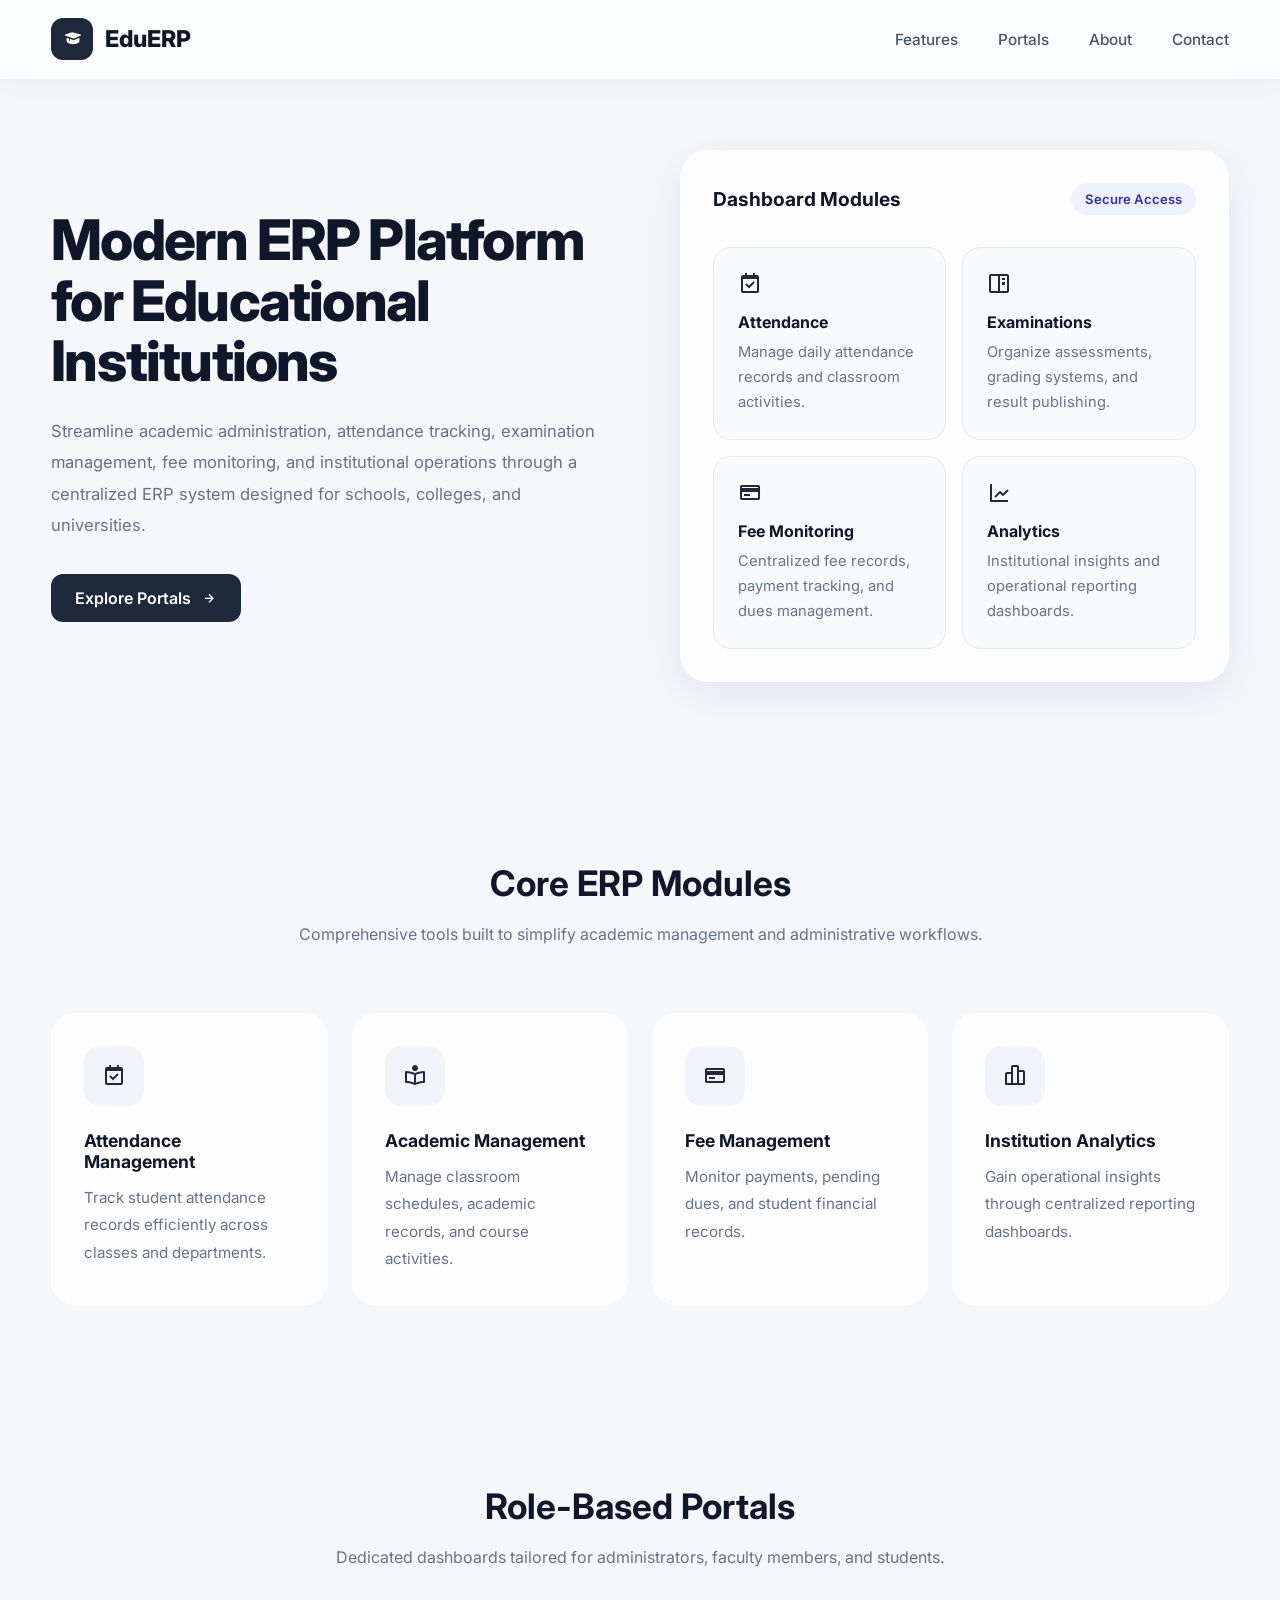
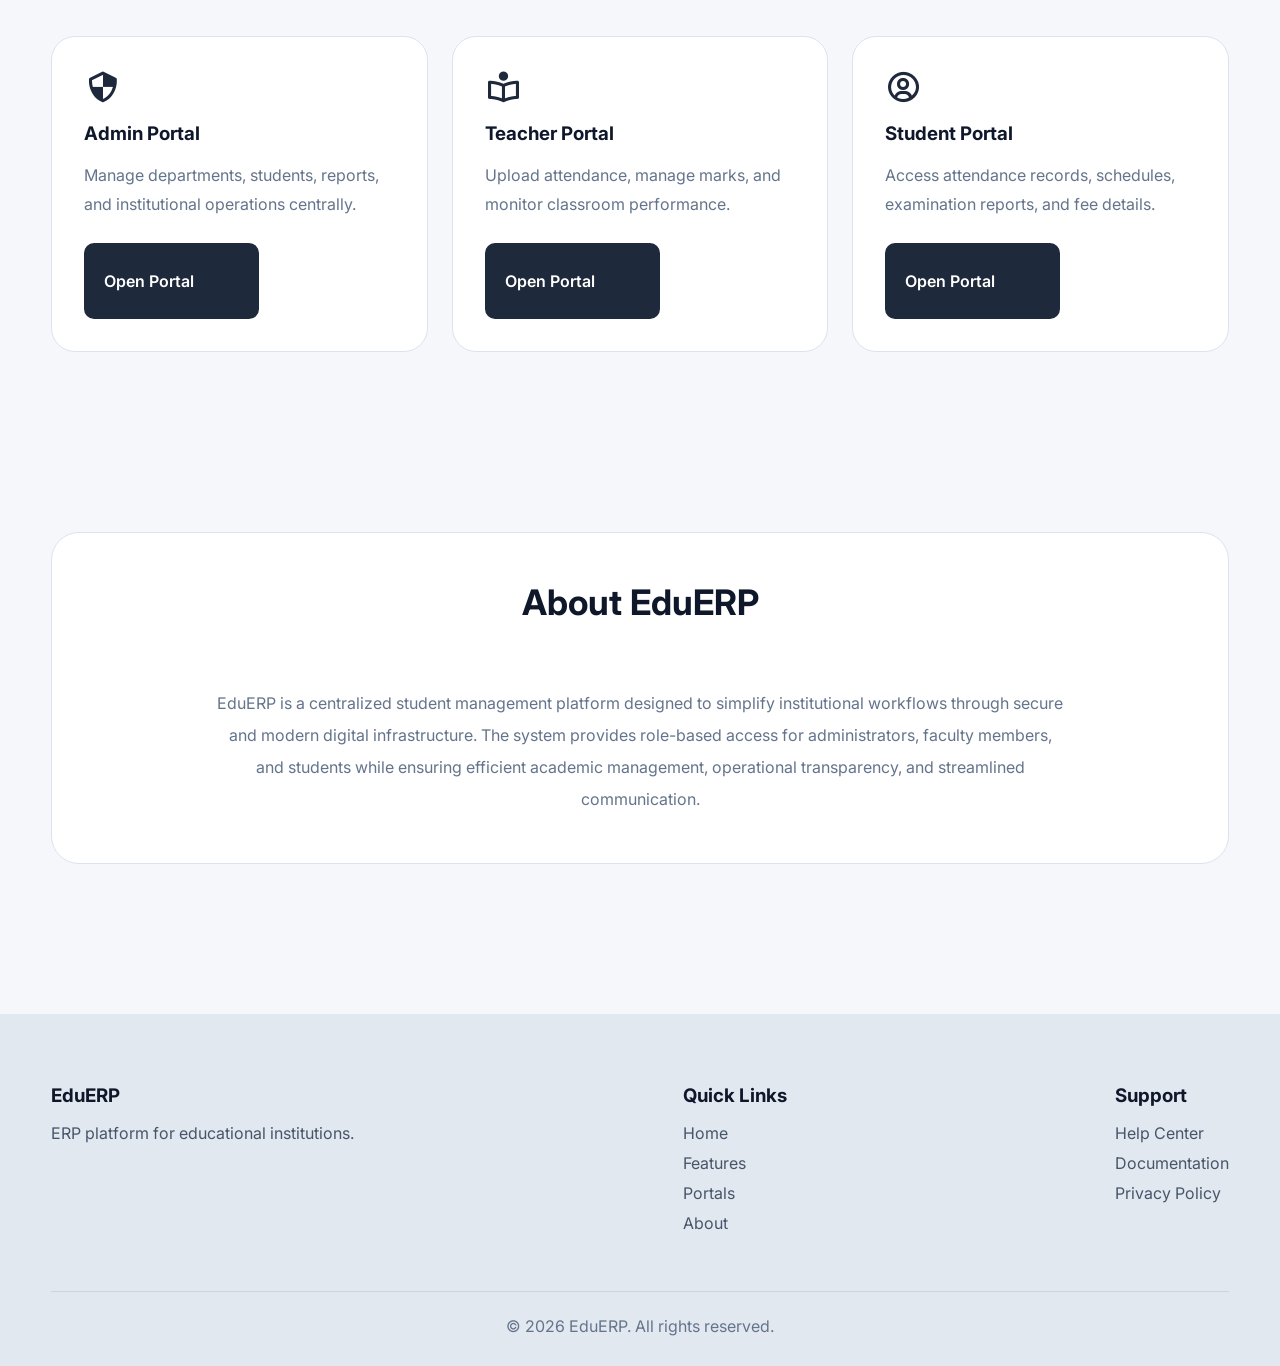
<file: ERP/index.html>
<!DOCTYPE html>
<html lang="en">

<head>

    <meta charset="UTF-8" />
    <meta name="viewport" content="width=device-width, initial-scale=1.0" />

    <title>EduERP - Student Management System</title>

    <!-- Google Font -->
    <link
        href="https://fonts.googleapis.com/css2?family=Inter:wght@300;400;500;600;700;800&display=swap"
        rel="stylesheet">

    <!-- Boxicons -->
    <link
        href="https://unpkg.com/boxicons@2.1.4/css/boxicons.min.css"
        rel="stylesheet">

    <style>

        /* =========================
           RESET
        ========================= */

        *{
            margin:0;
            padding:0;
            box-sizing:border-box;
        }

        html{
            scroll-behavior:smooth;
        }

        body{
            font-family:'Inter',sans-serif;
            background:#f5f7fb;
            color:#0f172a;
            overflow-x:hidden;
        }

        /* =========================
           COLORS
        ========================= */

        :root{

    --bg:#e0e0e0;
    --surface:#adb1b5;
    --card:#eef2f7;

    --navy:#0f172a;
    --slate:#334155;

    --text:#1e293b;
    --muted:#64748b;

    --border:#dbe3ee;

    --primary:#1e293b;
    --primary-hover:#0f172a;
}

        /* =========================
           CONTAINER
        ========================= */

        .container{
            width:92%;
            max-width:1200px;
            margin:auto;
        }

        /* =========================
           NAVBAR
        ========================= */

        .navbar{

            position:fixed;
            top:0;
            width:100%;

            z-index:1000;

            background:rgba(255,255,255,0.72);

            backdrop-filter:blur(16px);
            -webkit-backdrop-filter:blur(16px);

            border-bottom:1px solid rgba(255,255,255,0.35);

            box-shadow:
                0 8px 30px rgba(15,23,42,0.04);
        }

        .nav-wrapper{

            height:78px;

            display:flex;
            align-items:center;
            justify-content:space-between;
        }

        .logo{

            display:flex;
            align-items:center;
            gap:12px;

            text-decoration:none;
        }

        .logo-box{

            width:42px;
            height:42px;

            border-radius:12px;

            background:#1e293b;

            display:flex;
            align-items:center;
            justify-content:center;

            color:white;
            font-size:1.2rem;
        }

        .logo span{

            font-size:1.45rem;
            font-weight:800;

            color:var(--navy);
        }

        .nav-links{

            display:flex;
            align-items:center;
            gap:2.5rem;
        }

        .nav-links a{

            text-decoration:none;

            color:#475569;

            font-size:0.96rem;
            font-weight:500;

            transition:0.3s ease;
        }

        .nav-links a:hover{

            color:#0f172a;
        }

        /* =========================
           HERO
        ========================= */

        .hero{

            padding-top:150px;
            padding-bottom:90px;
        }

        .hero-wrapper{

            display:grid;
            grid-template-columns:1fr 1fr;

            align-items:center;
            gap:5rem;
        }

        .hero-content h1{

            font-size:3.5rem;
            line-height:1.08;

            margin-bottom:1.5rem;

            color:var(--navy);

            letter-spacing:-1.8px;

            font-weight:800;
        }

        .hero-content p{

            color:var(--muted);

            line-height:1.9;

            font-size:1.04rem;

            max-width:560px;

            margin-bottom:2rem;
        }

        .hero-btn{

            display:inline-flex;
            align-items:center;
            gap:10px;

            text-decoration:none;

            background:#1e293b;
            color:white;

            padding:14px 24px;

            border-radius:12px;

            font-weight:600;

            transition:0.3s ease;
        }

        .hero-btn:hover{

            transform:translateY(-3px);

            background:#0f172a;
        }

        /* =========================
           DASHBOARD PREVIEW
        ========================= */

        .preview-card{

            background:rgba(255,255,255,0.78);

            backdrop-filter:blur(16px);

            border:1px solid rgba(255,255,255,0.5);

            border-radius:28px;

            padding:2rem;

            box-shadow:
                0 12px 40px rgba(15,23,42,0.08);
        }

        .preview-header{

            display:flex;
            align-items:center;
            justify-content:space-between;

            margin-bottom:2rem;
        }

        .preview-header h3{

            color:var(--navy);
            font-size:1.2rem;
        }

        .status{

            background:#eef2ff;

            color:#3730a3;

            padding:8px 14px;

            border-radius:999px;

            font-size:0.82rem;
            font-weight:600;
        }

        .preview-grid{

            display:grid;
            grid-template-columns:1fr 1fr;

            gap:1rem;
        }

        .preview-box{

            background:#f8fafc;

            border:1px solid #e2e8f0;

            border-radius:18px;

            padding:1.5rem;
        }

        .preview-box i{

            font-size:1.5rem;

            color:#1e293b;

            margin-bottom:1rem;
        }

        .preview-box h4{

            font-size:1rem;

            margin-bottom:8px;

            color:var(--navy);
        }

        .preview-box p{

            color:var(--muted);

            font-size:0.92rem;

            line-height:1.7;
        }

        /* =========================
           SECTIONS
        ========================= */

        .section{

            padding:90px 0;
        }

        .section-header{

            text-align:center;

            margin-bottom:4rem;
        }

        .section-header h2{

            font-size:2.2rem;

            margin-bottom:1rem;

            color:var(--navy);
        }

        .section-header p{

            max-width:700px;

            margin:auto;

            line-height:1.8;

            color:var(--muted);
        }

        /* =========================
           FEATURES
        ========================= */

        .features-grid{

            display:grid;

            grid-template-columns:
            repeat(auto-fit,minmax(260px,1fr));

            gap:1.5rem;
        }

        .feature-card{

            background:rgba(255,255,255,0.78);

            backdrop-filter:blur(10px);

            border:1px solid rgba(255,255,255,0.5);

            border-radius:24px;

            padding:2rem;

            transition:0.3s ease;
        }

        .feature-card:hover{

            transform:translateY(-6px);

            box-shadow:
                0 10px 30px rgba(15,23,42,0.06);
        }

        .feature-icon{

            width:60px;
            height:60px;

            border-radius:16px;

            background:#f1f5f9;

            display:flex;
            align-items:center;
            justify-content:center;

            margin-bottom:1.5rem;

            font-size:1.5rem;

            color:#1e293b;
        }

        .feature-card h3{

            margin-bottom:12px;

            color:var(--navy);

            font-size:1.1rem;
        }

        .feature-card p{

            color:var(--muted);

            line-height:1.8;

            font-size:0.95rem;
        }

        /* =========================
           PORTALS
        ========================= */

        .portal-grid{

            display:grid;

            grid-template-columns:
            repeat(auto-fit,minmax(280px,1fr));

            gap:1.5rem;
        }

        .portal-card{

            background:white;

            border:1px solid var(--border);

            border-radius:24px;

            padding:2rem;

            transition:0.3s ease;
        }

        .portal-card:hover{

            transform:translateY(-5px);

            box-shadow:
                0 10px 30px rgba(15,23,42,0.06);
        }

        .portal-card i{

            font-size:2.3rem;

            color:#1e293b;

            margin-bottom:1rem;
        }

        .portal-card h3{

            margin-bottom:1rem;

            color:var(--navy);
        }

        .portal-card p{

            color:var(--muted);

            line-height:1.8;

            margin-bottom:1.5rem;
        }

        .portal-btn{

            display:inline-flex;
            align-items:center;
            gap:8px;

            text-decoration:none;

            background:#1e293b;
            color:white;

            padding:12px 20px;

            border-radius:10px;

            font-weight:600;

            transition:0.3s ease;
        }

        .portal-btn:hover{

            background:#0f172a;
        }

        /* =========================
           ABOUT SECTION
        ========================= */

        .about-box{

            background:white;

            border:1px solid var(--border);

            border-radius:28px;

            padding:3rem;

            text-align:center;
        }

        .about-box p{

            max-width:850px;

            margin:auto;

            color:var(--muted);

            line-height:2;
        }

        /* =========================
           FOOTER
        ========================= */

        footer{

            margin-top:60px;

            background:#e2e8f0;

            padding:70px 0 30px;
        }

        .footer-wrapper{

            display:flex;
            justify-content:space-between;
            gap:3rem;

            flex-wrap:wrap;

            margin-bottom:3rem;
        }

        .footer-column h3{

            margin-bottom:1rem;

            color:var(--navy);
        }

        .footer-column p,
        .footer-column a{

            color:#475569;

            text-decoration:none;

            margin-bottom:10px;

            display:block;
        }

        .footer-bottom{

            border-top:1px solid #cbd5e1;

            padding-top:1.5rem;

            text-align:center;

            color:#64748b;
        }

        /* =========================
           RESPONSIVE
        ========================= */

        @media(max-width:992px){

            .hero-wrapper{

                grid-template-columns:1fr;

                gap:3rem;
            }

            .hero-content{

                text-align:center;
            }

            .hero-content p{

                margin-left:auto;
                margin-right:auto;
            }
        }

        @media(max-width:768px){

            .hero{

                padding-top:120px;
                padding-bottom:70px;
            }

            .hero-content h1{

                font-size:2.4rem;
                line-height:1.2;
            }

            .hero-content p{

                font-size:0.97rem;
            }

            .preview-grid{

                grid-template-columns:1fr;
            }

            .section{

                padding:70px 0;
            }

            .section-header h2{

                font-size:1.8rem;
            }

            .nav-links{

                gap:1.2rem;
            }

            .nav-links a{

                font-size:0.85rem;
            }
        }

        @media(max-width:520px){

            .nav-links{
                display:none;
            }

            .hero-content h1{

                font-size:2rem;
            }

            .hero-btn{

                width:100%;
                justify-content:center;
            }

            .preview-card{

                padding:1.5rem;
            }

            .feature-card,
            .portal-card{

                padding:1.5rem;
            }

            .about-box{

                padding:2rem 1.5rem;
            }
        }

    </style>

</head>

<body>

    <!-- NAVBAR -->

    <nav class="navbar">

        <div class="container nav-wrapper">

            <a href="#" class="logo">

                <div class="logo-box">
                    <i class='bx bxs-graduation'></i>
                </div>

                <span>EduERP</span>

            </a>

            <div class="nav-links">

                <a href="#features">Features</a>
                <a href="#portals">Portals</a>
                <a href="#about">About</a>
                <a href="#contact">Contact</a>

            </div>

        </div>

    </nav>

    <!-- HERO -->

    <section class="hero">

        <div class="container hero-wrapper">

            <div class="hero-content">

                <h1>
                    Modern ERP Platform for Educational Institutions
                </h1>

                <p>
                    Streamline academic administration, attendance tracking,
                    examination management, fee monitoring, and institutional
                    operations through a centralized ERP system designed for
                    schools, colleges, and universities.
                </p>

                <a href="#portals" class="hero-btn">

                    Explore Portals

                    <i class='bx bx-right-arrow-alt'></i>

                </a>

            </div>

            <div class="preview-card">

                <div class="preview-header">

                    <h3>Dashboard Modules</h3>

                    <div class="status">
                        Secure Access
                    </div>

                </div>

                <div class="preview-grid">

                    <div class="preview-box">

                        <i class='bx bx-calendar-check'></i>

                        <h4>Attendance</h4>

                        <p>
                            Manage daily attendance records and classroom activities.
                        </p>

                    </div>

                    <div class="preview-box">

                        <i class='bx bx-book-content'></i>

                        <h4>Examinations</h4>

                        <p>
                            Organize assessments, grading systems, and result publishing.
                        </p>

                    </div>

                    <div class="preview-box">

                        <i class='bx bx-credit-card'></i>

                        <h4>Fee Monitoring</h4>

                        <p>
                            Centralized fee records, payment tracking, and dues management.
                        </p>

                    </div>

                    <div class="preview-box">

                        <i class='bx bx-line-chart'></i>

                        <h4>Analytics</h4>

                        <p>
                            Institutional insights and operational reporting dashboards.
                        </p>

                    </div>

                </div>

            </div>

        </div>

    </section>

    <!-- FEATURES -->

    <section class="section" id="features">

        <div class="container">

            <div class="section-header">

                <h2>Core ERP Modules</h2>

                <p>
                    Comprehensive tools built to simplify academic management
                    and administrative workflows.
                </p>

            </div>

            <div class="features-grid">

                <div class="feature-card">

                    <div class="feature-icon">
                        <i class='bx bx-calendar-check'></i>
                    </div>

                    <h3>Attendance Management</h3>

                    <p>
                        Track student attendance records efficiently across classes and departments.
                    </p>

                </div>

                <div class="feature-card">

                    <div class="feature-icon">
                        <i class='bx bx-book-reader'></i>
                    </div>

                    <h3>Academic Management</h3>

                    <p>
                        Manage classroom schedules, academic records, and course activities.
                    </p>

                </div>

                <div class="feature-card">

                    <div class="feature-icon">
                        <i class='bx bx-credit-card'></i>
                    </div>

                    <h3>Fee Management</h3>

                    <p>
                        Monitor payments, pending dues, and student financial records.
                    </p>

                </div>

                <div class="feature-card">

                    <div class="feature-icon">
                        <i class='bx bx-bar-chart-alt-2'></i>
                    </div>

                    <h3>Institution Analytics</h3>

                    <p>
                        Gain operational insights through centralized reporting dashboards.
                    </p>

                </div>

            </div>

        </div>

    </section>

    <!-- PORTALS -->

    <section class="section" id="portals">

        <div class="container">

            <div class="section-header">

                <h2>Role-Based Portals</h2>

                <p>
                    Dedicated dashboards tailored for administrators,
                    faculty members, and students.
                </p>

            </div>

            <div class="portal-grid">

                <div class="portal-card">

                    <i class='bx bx-shield-quarter'></i>

                    <h3>Admin Portal</h3>

                    <p>
                        Manage departments, students, reports,
                        and institutional operations centrally.
                    </p>

                    <a href="admin.html" class="portal-btn">

                        Open Portal

                        <i class='bx bx-right-arrow-alt'></i>

                    </a>

                </div>

                <div class="portal-card">

                    <i class='bx bx-book-reader'></i>

                    <h3>Teacher Portal</h3>

                    <p>
                        Upload attendance, manage marks,
                        and monitor classroom performance.
                    </p>

                    <a href="teacher.html" class="portal-btn">

                        Open Portal

                        <i class='bx bx-right-arrow-alt'></i>

                    </a>

                </div>

                <div class="portal-card">

                    <i class='bx bx-user-circle'></i>

                    <h3>Student Portal</h3>

                    <p>
                        Access attendance records, schedules,
                        examination reports, and fee details.
                    </p>

                    <a href="student.html" class="portal-btn">

                        Open Portal

                        <i class='bx bx-right-arrow-alt'></i>

                    </a>

                </div>

            </div>

        </div>

    </section>

    <!-- ABOUT -->

    <section class="section" id="about">

        <div class="container">

            <div class="about-box">

                <div class="section-header">

                    <h2>About EduERP</h2>

                </div>

                <p>
                    EduERP is a centralized student management platform designed
                    to simplify institutional workflows through secure and modern
                    digital infrastructure. The system provides role-based access
                    for administrators, faculty members, and students while ensuring
                    efficient academic management, operational transparency,
                    and streamlined communication.
                </p>

            </div>

        </div>

    </section>

    <!-- FOOTER -->

    <footer id="contact">

        <div class="container">

            <div class="footer-wrapper">

                <div class="footer-column">

                    <h3>EduERP</h3>

                    <p>
                        ERP platform for educational institutions.
                    </p>

                </div>

                <div class="footer-column">

                    <h3>Quick Links</h3>

                    <a href="#">Home</a>
                    <a href="#features">Features</a>
                    <a href="#portals">Portals</a>
                    <a href="#about">About</a>

                </div>

                <div class="footer-column">

                    <h3>Support</h3>

                    <a href="#">Help Center</a>
                    <a href="#">Documentation</a>
                    <a href="#">Privacy Policy</a>

                </div>

            </div>

            <div class="footer-bottom">

                © 2026 EduERP. All rights reserved.

            </div>

        </div>

    </footer>

</body>

</html>
</file>
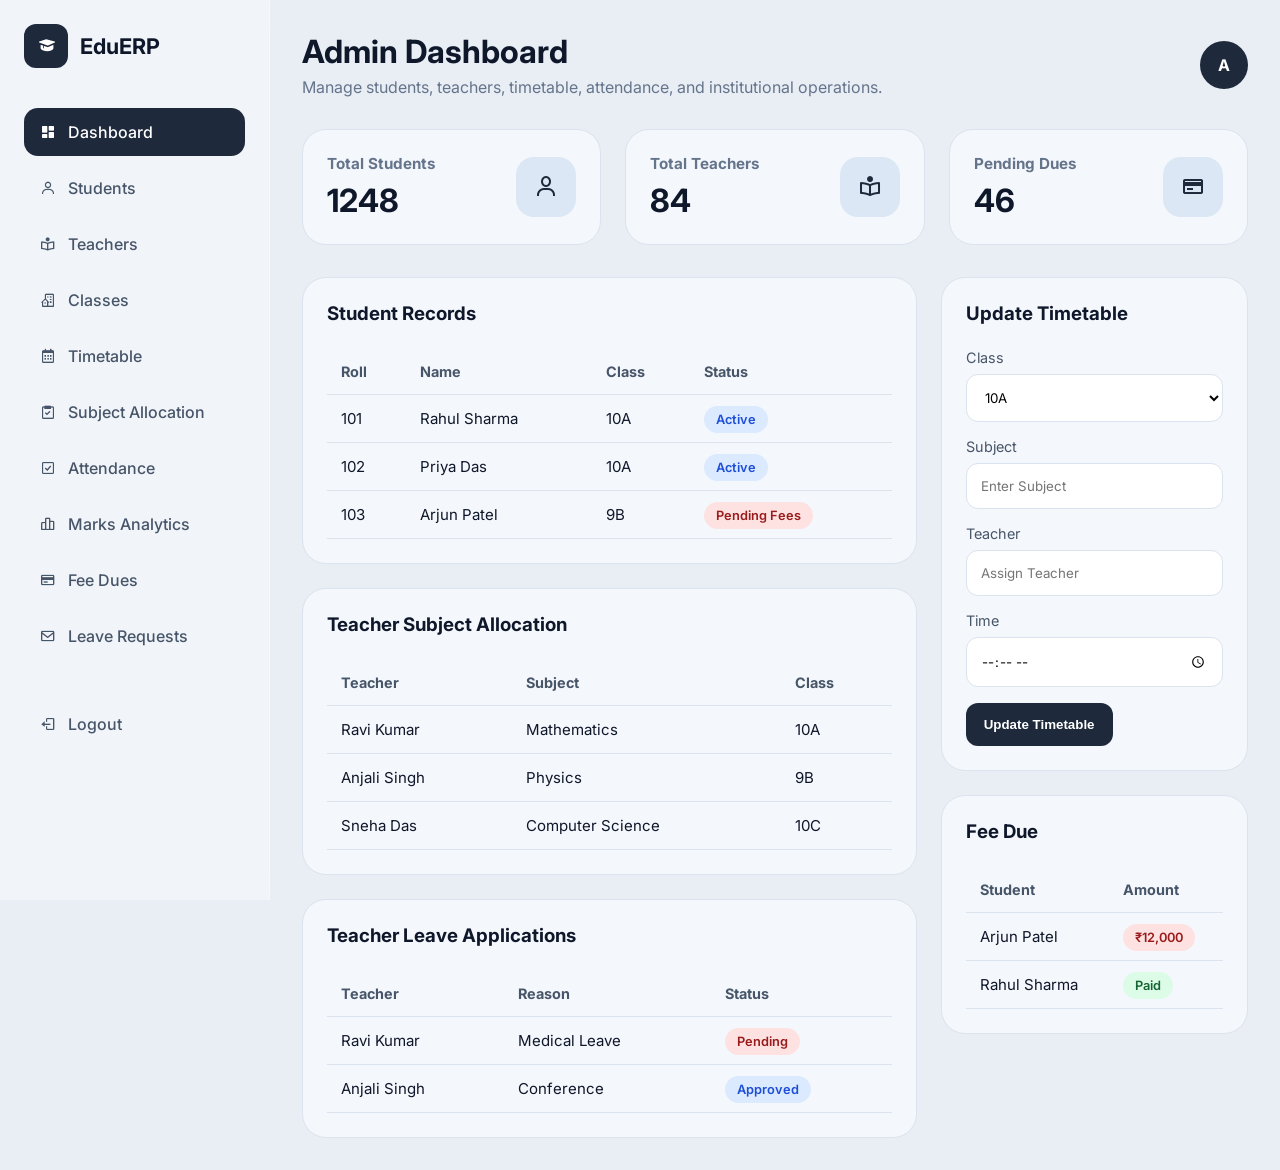
<file: ERP/admin.html>
<!DOCTYPE html>
<html lang="en">

<head>

    <meta charset="UTF-8" />
    <meta name="viewport" content="width=device-width, initial-scale=1.0" />

    <title>EduERP Admin Portal</title>

    <!-- Google Font -->
    <link href="https://fonts.googleapis.com/css2?family=Inter:wght@300;400;500;600;700;800&display=swap"
        rel="stylesheet">

    <!-- Boxicons -->
    <link href="https://unpkg.com/boxicons@2.1.4/css/boxicons.min.css"
        rel="stylesheet">

    <style>

        *{
            margin:0;
            padding:0;
            box-sizing:border-box;
        }

        html{
            scroll-behavior:smooth;
        }

        body{
            font-family:'Inter',sans-serif;
            background:#e9eef5;
            color:#0f172a;
            overflow-x:hidden;
        }

        :root{

            --bg:#e9eef5;
            --surface:#f4f7fb;
            --card:#eef2f7;

            --navy:#0f172a;
            --slate:#334155;

            --text:#1e293b;
            --muted:#64748b;

            --border:#dbe3ee;

            --primary:#1e293b;
            --primary-hover:#0f172a;
        }

        .dashboard-layout{
            display:flex;
            min-height:100vh;
        }

        /* =========================
           SIDEBAR
        ========================= */

        .sidebar{

            width:270px;
            min-width:270px;

            background:rgba(244,247,251,0.72);

            backdrop-filter:blur(18px);
            -webkit-backdrop-filter:blur(18px);

            border-right:1px solid rgba(255,255,255,0.4);

            padding:1.5rem;

            position:fixed;

            top:0;
            left:0;

            height:100vh;

            overflow-y:auto;
        }

        .logo{

            display:flex;
            align-items:center;
            gap:12px;

            margin-bottom:2.5rem;
        }

        .logo-box{

            width:44px;
            height:44px;

            border-radius:12px;

            background:#1e293b;

            display:flex;
            align-items:center;
            justify-content:center;

            color:white;

            font-size:1.2rem;
        }

        .logo h2{

            font-size:1.35rem;
            color:var(--navy);
        }

        .sidebar-nav{

            list-style:none;

            display:flex;
            flex-direction:column;

            gap:0.5rem;
        }

        .sidebar-nav a{

            display:flex;
            align-items:center;
            gap:12px;

            text-decoration:none;

            color:#475569;

            padding:14px 16px;

            border-radius:14px;

            transition:0.3s ease;

            font-weight:500;
        }

        .sidebar-nav a:hover{

            background:#dfe7f1;

            color:var(--navy);
        }

        .sidebar-nav a.active{

            background:#1e293b;

            color:white;
        }

        .logout{

            margin-top:2rem;
        }

        /* =========================
           MAIN CONTENT
        ========================= */

        .main-content{

            margin-left:270px;

            width:calc(100% - 270px);

            padding:2rem;
        }

        /* =========================
           TOPBAR
        ========================= */

        .topbar{

            display:flex;
            justify-content:space-between;
            align-items:center;

            margin-bottom:2rem;
        }

        .topbar h1{

            font-size:2rem;

            margin-bottom:6px;
        }

        .topbar p{

            color:var(--muted);
        }

        .admin-profile{

            width:48px;
            height:48px;

            border-radius:50%;

            background:#1e293b;

            color:white;

            display:flex;
            align-items:center;
            justify-content:center;

            font-weight:700;
        }

        /* =========================
           STATS
        ========================= */

        .stats-grid{

            display:grid;

            grid-template-columns:
            repeat(auto-fit,minmax(250px,1fr));

            gap:1.5rem;

            margin-bottom:2rem;
        }

        .stat-card{

            background:#f4f7fb;

            border:1px solid var(--border);

            border-radius:24px;

            padding:1.5rem;

            display:flex;
            justify-content:space-between;
            align-items:center;
        }

        .stat-card h3{

            font-size:0.95rem;

            color:var(--muted);

            margin-bottom:8px;
        }

        .stat-card p{

            font-size:2rem;

            font-weight:700;

            color:var(--navy);
        }

        .stat-icon{

            width:60px;
            height:60px;

            border-radius:18px;

            background:#dbe7f5;

            display:flex;
            align-items:center;
            justify-content:center;

            font-size:1.5rem;

            color:#1e293b;
        }

        /* =========================
           GRID LAYOUT
        ========================= */

        .content-grid{

            display:grid;

            grid-template-columns:2fr 1fr;

            gap:1.5rem;
        }

        .card{

            background:#f4f7fb;

            border:1px solid var(--border);

            border-radius:24px;

            padding:1.5rem;
        }

        .card h3{

            margin-bottom:1.5rem;

            color:var(--navy);
        }

        /* =========================
           TABLE
        ========================= */

        table{

            width:100%;

            border-collapse:collapse;
        }

        th{

            text-align:left;

            padding:14px;

            color:#475569;

            font-size:0.9rem;

            border-bottom:1px solid var(--border);
        }

        td{

            padding:14px;

            border-bottom:1px solid var(--border);

            font-size:0.94rem;
        }

        .status{

            padding:6px 12px;

            border-radius:999px;

            font-size:0.8rem;

            font-weight:600;
        }

        .paid{
            background:#dcfce7;
            color:#166534;
        }

        .pending{
            background:#fee2e2;
            color:#991b1b;
        }

        .approved{
            background:#dbeafe;
            color:#1d4ed8;
        }

        /* =========================
           FORM
        ========================= */

        .form-group{

            margin-bottom:1rem;
        }

        .form-group label{

            display:block;

            margin-bottom:8px;

            font-size:0.9rem;

            color:#475569;
        }

        .form-input{

            width:100%;

            padding:14px;

            border-radius:12px;

            border:1px solid var(--border);

            background:white;

            outline:none;

            font-family:'Inter',sans-serif;
        }

        .form-input:focus{

            border-color:#94a3b8;
        }

        .btn{

            border:none;

            background:#1e293b;

            color:white;

            padding:14px 18px;

            border-radius:12px;

            cursor:pointer;

            font-weight:600;

            transition:0.3s ease;
        }

        .btn:hover{

            background:#0f172a;
        }

        /* =========================
           RESPONSIVE
        ========================= */

        @media(max-width:1100px){

            .content-grid{

                grid-template-columns:1fr;
            }
        }

        @media(max-width:900px){

            .sidebar{

                position:relative;

                width:100%;
                height:auto;
            }

            .main-content{

                margin-left:0;
                width:100%;
            }

            .dashboard-layout{

                flex-direction:column;
            }
        }

        @media(max-width:768px){

            .topbar{

                flex-direction:column;
                align-items:flex-start;

                gap:1rem;
            }

            .stats-grid{

                grid-template-columns:1fr;
            }

            table{

                display:block;
                overflow-x:auto;
            }
        }

    </style>

</head>

<body>

    <div class="dashboard-layout">

        <!-- =========================
             SIDEBAR
        ========================= -->

        <aside class="sidebar">

            <div class="logo">

                <div class="logo-box">
                    <i class='bx bxs-graduation'></i>
                </div>

                <h2>EduERP</h2>

            </div>

            <ul class="sidebar-nav">

                <li>
                    <a href="#" class="active">
                        <i class='bx bxs-dashboard'></i>
                        Dashboard
                    </a>
                </li>

                <li>
                    <a href="#">
                        <i class='bx bx-user'></i>
                        Students
                    </a>
                </li>

                <li>
                    <a href="#">
                        <i class='bx bx-book-reader'></i>
                        Teachers
                    </a>
                </li>

                <li>
                    <a href="#">
                        <i class='bx bx-building-house'></i>
                        Classes
                    </a>
                </li>

                <li>
                    <a href="#">
                        <i class='bx bx-calendar'></i>
                        Timetable
                    </a>
                </li>

                <li>
                    <a href="#">
                        <i class='bx bx-task'></i>
                        Subject Allocation
                    </a>
                </li>

                <li>
                    <a href="#">
                        <i class='bx bx-check-square'></i>
                        Attendance
                    </a>
                </li>

                <li>
                    <a href="#">
                        <i class='bx bx-bar-chart-alt-2'></i>
                        Marks Analytics
                    </a>
                </li>

                <li>
                    <a href="#">
                        <i class='bx bx-credit-card'></i>
                        Fee Dues
                    </a>
                </li>

                <li>
                    <a href="#">
                        <i class='bx bx-envelope'></i>
                        Leave Requests
                    </a>
                </li>

                <li class="logout">
                    <a href="#">
                        <i class='bx bx-log-out'></i>
                        Logout
                    </a>
                </li>

            </ul>

        </aside>

        <!-- =========================
             MAIN CONTENT
        ========================= -->

        <main class="main-content">

            <!-- TOPBAR -->

            <div class="topbar">

                <div>

                    <h1>Admin Dashboard</h1>

                    <p>
                        Manage students, teachers, timetable,
                        attendance, and institutional operations.
                    </p>

                </div>

                <div class="admin-profile">
                    A
                </div>

            </div>

            <!-- STATS -->

            <div class="stats-grid">

                <div class="stat-card">

                    <div>

                        <h3>Total Students</h3>

                        <p>1248</p>

                    </div>

                    <div class="stat-icon">
                        <i class='bx bx-user'></i>
                    </div>

                </div>

                <div class="stat-card">

                    <div>

                        <h3>Total Teachers</h3>

                        <p>84</p>

                    </div>

                    <div class="stat-icon">
                        <i class='bx bx-book-reader'></i>
                    </div>

                </div>

                <div class="stat-card">

                    <div>

                        <h3>Pending Dues</h3>

                        <p>46</p>

                    </div>

                    <div class="stat-icon">
                        <i class='bx bx-credit-card'></i>
                    </div>

                </div>

            </div>

            <!-- CONTENT GRID -->

            <div class="content-grid">

                <!-- LEFT -->

                <div>

                    <!-- STUDENTS -->

                    <div class="card" style="margin-bottom:1.5rem;">

                        <h3>Student Records</h3>

                        <table>

                            <thead>

                                <tr>

                                    <th>Roll</th>
                                    <th>Name</th>
                                    <th>Class</th>
                                    <th>Status</th>

                                </tr>

                            </thead>

                            <tbody>

                                <tr>

                                    <td>101</td>
                                    <td>Rahul Sharma</td>
                                    <td>10A</td>

                                    <td>
                                        <span class="status approved">
                                            Active
                                        </span>
                                    </td>

                                </tr>

                                <tr>

                                    <td>102</td>
                                    <td>Priya Das</td>
                                    <td>10A</td>

                                    <td>
                                        <span class="status approved">
                                            Active
                                        </span>
                                    </td>

                                </tr>

                                <tr>

                                    <td>103</td>
                                    <td>Arjun Patel</td>
                                    <td>9B</td>

                                    <td>
                                        <span class="status pending">
                                            Pending Fees
                                        </span>
                                    </td>

                                </tr>

                            </tbody>

                        </table>

                    </div>

                    <!-- TEACHER ASSIGNMENTS -->

                    <div class="card" style="margin-bottom:1.5rem;">

                        <h3>Teacher Subject Allocation</h3>

                        <table>

                            <thead>

                                <tr>

                                    <th>Teacher</th>
                                    <th>Subject</th>
                                    <th>Class</th>

                                </tr>

                            </thead>

                            <tbody>

                                <tr>

                                    <td>Ravi Kumar</td>
                                    <td>Mathematics</td>
                                    <td>10A</td>

                                </tr>

                                <tr>

                                    <td>Anjali Singh</td>
                                    <td>Physics</td>
                                    <td>9B</td>

                                </tr>

                                <tr>

                                    <td>Sneha Das</td>
                                    <td>Computer Science</td>
                                    <td>10C</td>

                                </tr>

                            </tbody>

                        </table>

                    </div>

                    <!-- LEAVE APPLICATIONS -->

                    <div class="card">

                        <h3>Teacher Leave Applications</h3>

                        <table>

                            <thead>

                                <tr>

                                    <th>Teacher</th>
                                    <th>Reason</th>
                                    <th>Status</th>

                                </tr>

                            </thead>

                            <tbody>

                                <tr>

                                    <td>Ravi Kumar</td>
                                    <td>Medical Leave</td>

                                    <td>
                                        <span class="status pending">
                                            Pending
                                        </span>
                                    </td>

                                </tr>

                                <tr>

                                    <td>Anjali Singh</td>
                                    <td>Conference</td>

                                    <td>
                                        <span class="status approved">
                                            Approved
                                        </span>
                                    </td>

                                </tr>

                            </tbody>

                        </table>

                    </div>

                </div>

                <!-- RIGHT -->

                <div>

                    <!-- TIMETABLE -->

                    <div class="card" style="margin-bottom:1.5rem;">

                        <h3>Update Timetable</h3>

                        <form>

                            <div class="form-group">

                                <label>Class</label>

                                <select class="form-input">

                                    <option>10A</option>
                                    <option>10B</option>
                                    <option>9C</option>

                                </select>

                            </div>

                            <div class="form-group">

                                <label>Subject</label>

                                <input
                                    type="text"
                                    class="form-input"
                                    placeholder="Enter Subject"
                                >

                            </div>

                            <div class="form-group">

                                <label>Teacher</label>

                                <input
                                    type="text"
                                    class="form-input"
                                    placeholder="Assign Teacher"
                                >

                            </div>

                            <div class="form-group">

                                <label>Time</label>

                                <input
                                    type="time"
                                    class="form-input"
                                >

                            </div>

                            <button class="btn">
                                Update Timetable
                            </button>

                        </form>

                    </div>

                    <!-- DUES -->

                    <div class="card">

                        <h3>Fee Due</h3>

                        <table>

                            <thead>

                                <tr>

                                    <th>Student</th>
                                    <th>Amount</th>

                                </tr>

                            </thead>

                            <tbody>

                                <tr>

                                    <td>Arjun Patel</td>

                                    <td>
                                        <span class="status pending">
                                            ₹12,000
                                        </span>
                                    </td>

                                </tr>

                                <tr>

                                    <td>Rahul Sharma</td>

                                    <td>
                                        <span class="status paid">
                                            Paid
                                        </span>
                                    </td>

                                </tr>

                            </tbody>

                        </table>

                    </div>

                </div>

            </div>

        </main>

    </div>

</body>

</html>
</file>
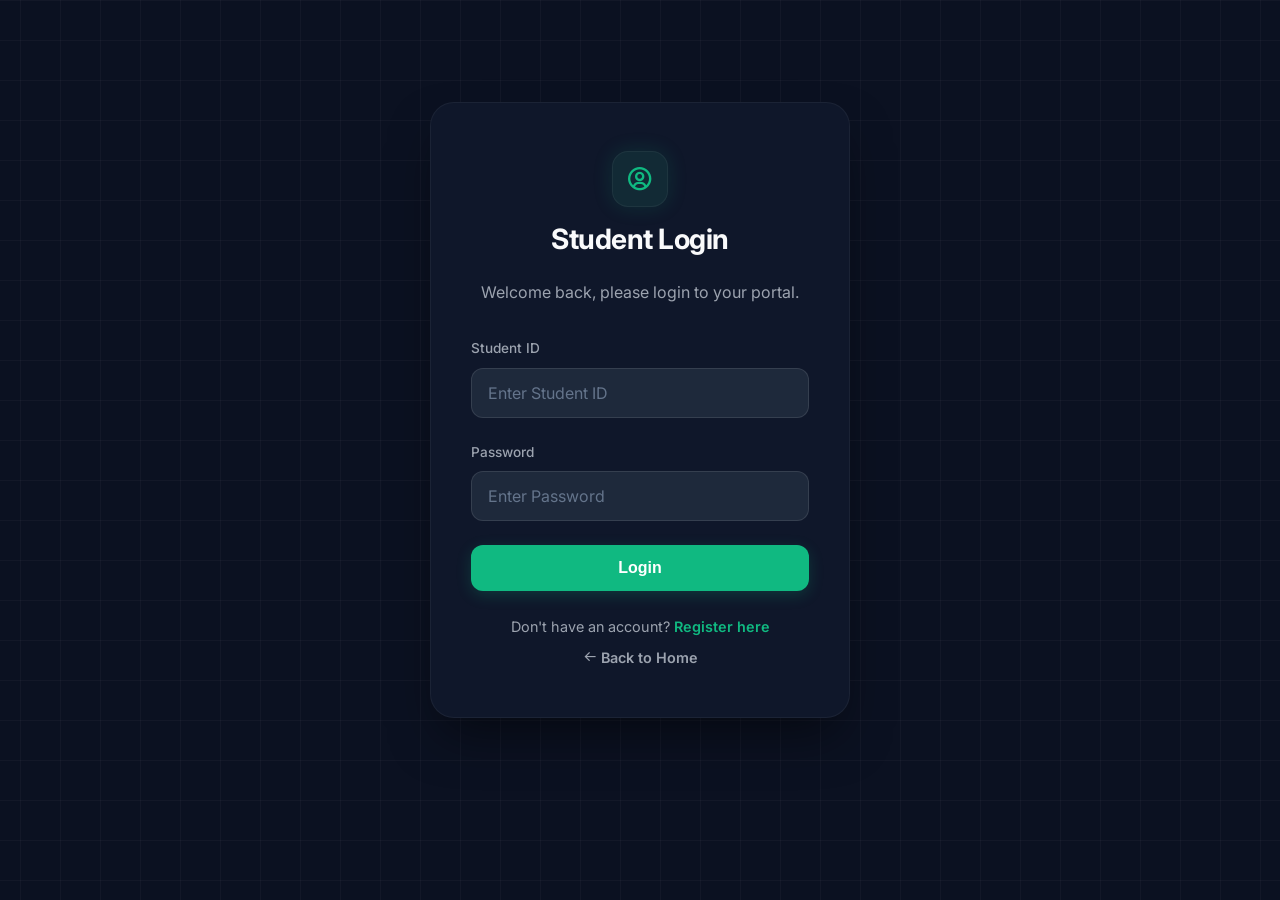
<file: ERP/student.html>
<!DOCTYPE html>
<html lang="en">
<head>
    <meta charset="UTF-8">
    <meta name="viewport" content="width=device-width, initial-scale=1.0">
    <title>Student Portal - ERP System</title>
    <link href="https://unpkg.com/boxicons@2.1.4/css/boxicons.min.css" rel="stylesheet">
    <link rel="stylesheet" href="css/style.css">
</head>
<body>

    <!-- Auth View -->
    <div id="authView" class="auth-wrapper">
        <!-- Login Form -->
        <div id="loginSection" class="glass auth-card animate-fade-in">
            <div style="text-align: center; margin-bottom: 2rem;">
                <div class="stat-icon success" style="margin: 0 auto 1rem; background: rgba(52, 211, 153, 0.1); color: var(--success);">
                    <i class='bx bx-user-circle'></i>
                </div>
                <h2>Student Login</h2>
                <p>Welcome back, please login to your portal.</p>
            </div>

            <div id="loginAlert" class="alert"></div>

            <form id="studentLoginForm">
                <div class="form-group">
                    <label class="form-label">Student ID</label>
                    <input type="text" id="loginId" class="form-input" required placeholder="Enter Student ID">
                </div>
                <div class="form-group">
                    <label class="form-label">Password</label>
                    <input type="password" id="loginPassword" class="form-input" required placeholder="Enter Password">
                </div>
                <button type="submit" class="btn btn-primary" style="width: 100%;">Login</button>
            </form>

            <div class="auth-toggle">
                Don't have an account? <a id="showRegister">Register here</a>
            </div>
            <div class="auth-toggle" style="margin-top: 0.5rem;">
                <a href="index.html" style="color: var(--text-secondary);"><i class='bx bx-arrow-back'></i> Back to Home</a>
            </div>
        </div>

        <!-- Register Form -->
        <div id="registerSection" class="glass auth-card animate-fade-in hidden">
            <div style="text-align: center; margin-bottom: 2rem;">
                <h2>Student Registration</h2>
                <p>Create your new student profile.</p>
            </div>

            <div id="registerAlert" class="alert"></div>

            <form id="studentRegisterForm">
                <div class="form-group">
                    <label class="form-label">Full Name</label>
                    <input type="text" id="regName" class="form-input" required placeholder="Full Name">
                </div>
                <div class="form-group">
                    <label class="form-label">Student ID</label>
                    <input type="text" id="regId" class="form-input" required placeholder="Choose Student ID (e.g. S101)">
                </div>
                <div class="form-group">
                    <label class="form-label">Password</label>
                    <input type="password" id="regPassword" class="form-input" required placeholder="Create Password">
                </div>
                <div class="form-group">
                    <label class="form-label">Confirm Password</label>
                    <input type="password" id="regConfirmPassword" class="form-input" required placeholder="Confirm Password">
                </div>
                <button type="submit" class="btn btn-primary" style="width: 100%;">Register</button>
            </form>

            <div class="auth-toggle">
                Already registered? <a id="showLogin">Login here</a>
            </div>
        </div>
    </div>

    <!-- Dashboard View -->
    <div id="dashboardView" class="dashboard-layout hidden">
        <!-- Sidebar -->
        <aside class="sidebar">
            <div class="sidebar-logo text-gradient">
                <h2>Student Panel</h2>
            </div>
            <ul class="sidebar-nav">
                <li><a href="#" class="active"><i class='bx bxs-dashboard'></i> Dashboard</a></li>
                <li><a href="#"><i class='bx bx-calendar-check'></i> Attendance</a></li>
                <li><a href="#"><i class='bx bx-bar-chart-alt-2'></i> Grades</a></li>
                <li><a href="#"><i class='bx bx-calendar'></i> Timetable</a></li>
                <li style="margin-top: auto;"><a href="#" id="logoutBtn" style="color: var(--danger);"><i class='bx bx-log-out'></i> Logout</a></li>
            </ul>
        </aside>

        <!-- Main Content -->
        <main class="dashboard-content">
            <header style="margin-bottom: 2rem; display: flex; justify-content: space-between; align-items: center;">
                <div>
                    <h1 id="welcomeName">Welcome, Student</h1>
                    <p>Here is your academic overview.</p>
                </div>
                <div style="display: flex; align-items: center; gap: 1rem;">
                    <div style="width: 40px; height: 40px; background: rgba(255,255,255,0.05); border-radius: 50%; display: flex; align-items: center; justify-content: center; box-shadow: var(--shadow-sm); border: 1px solid var(--border-color);">
                        <i class='bx bx-bell' style="font-size: 1.25rem;"></i>
                    </div>
                    <div style="width: 40px; height: 40px; background: var(--success); color: var(--bg-color); border-radius: 50%; display: flex; align-items: center; justify-content: center; font-weight: bold; box-shadow: 0 0 20px rgba(52, 211, 153, 0.2);" id="profileAvatar">
                        S
                    </div>
                </div>
            </header>

            <!-- Stat Cards -->
            <div class="stat-cards">
                <div class="glass stat-card">
                    <div class="stat-icon primary"><i class='bx bx-bar-chart'></i></div>
                    <div class="stat-info">
                        <h3>CGPA</h3>
                        <p>8.5</p>
                    </div>
                </div>
                <div class="glass stat-card">
                    <div class="stat-icon success"><i class='bx bx-check-circle'></i></div>
                    <div class="stat-info">
                        <h3>Attendance</h3>
                        <p>92%</p>
                    </div>
                </div>
                <div class="glass stat-card">
                    <div class="stat-icon secondary"><i class='bx bx-book'></i></div>
                    <div class="stat-info">
                        <h3>Assignments Due</h3>
                        <p>2</p>
                    </div>
                </div>
            </div>

            <div style="display: grid; grid-template-columns: 2fr 1fr; gap: 2rem;">
                <!-- Left Column -->
                <div>
                    <!-- Timetable -->
                    <div class="glass" style="padding: 1.5rem; margin-bottom: 2rem;">
                        <h3 style="margin-bottom: 1.5rem;">Today's Timetable</h3>
                        <div class="table-container">
                            <table>
                                <thead>
                                    <tr>
                                        <th>Time</th>
                                        <th>Subject</th>
                                        <th>Teacher</th>
                                        <th>Room</th>
                                    </tr>
                                </thead>
                                <tbody>
                                    <tr>
                                        <td>09:00 AM</td>
                                        <td>Mathematics</td>
                                        <td>Mr. Sharma</td>
                                        <td>Room 101</td>
                                    </tr>
                                    <tr>
                                        <td>10:30 AM</td>
                                        <td>Physics</td>
                                        <td>Mrs. Gupta</td>
                                        <td>Lab 2</td>
                                    </tr>
                                    <tr>
                                        <td>12:00 PM</td>
                                        <td>Computer Sci</td>
                                        <td>Mr. Verma</td>
                                        <td>Lab 1</td>
                                    </tr>
                                </tbody>
                            </table>
                        </div>
                    </div>

                    <!-- Recent Marks -->
                    <div class="glass" style="padding: 1.5rem;">
                        <h3 style="margin-bottom: 1.5rem;">Recent Grades</h3>
                        <div style="display: flex; flex-direction: column; gap: 1rem;">
                            <div style="display: flex; justify-content: space-between; align-items: center; padding-bottom: 1rem; border-bottom: 1px solid var(--border-color);">
                                <div style="display: flex; align-items: center; gap: 1rem;">
                                    <div style="width: 40px; height: 40px; background: rgba(129, 140, 248, 0.1); color: var(--primary-color); border-radius: 8px; display: flex; align-items: center; justify-content: center;"><i class='bx bx-math'></i></div>
                                    <div>
                                        <h4 style="font-size: 1rem;">Mathematics Mid-Term</h4>
                                        <p style="font-size: 0.875rem; color: var(--text-secondary);">Score: 85/100</p>
                                    </div>
                                </div>
                                <span style="background: rgba(52, 211, 153, 0.1); color: var(--success); padding: 0.25rem 0.75rem; border-radius: 999px; font-size: 0.75rem; font-weight: 600;">A Grade</span>
                            </div>
                            <div style="display: flex; justify-content: space-between; align-items: center;">
                                <div style="display: flex; align-items: center; gap: 1rem;">
                                    <div style="width: 40px; height: 40px; background: rgba(248, 113, 113, 0.1); color: var(--danger); border-radius: 8px; display: flex; align-items: center; justify-content: center;"><i class='bx bx-atom'></i></div>
                                    <div>
                                        <h4 style="font-size: 1rem;">Physics Practical</h4>
                                        <p style="font-size: 0.875rem; color: var(--text-secondary);">Score: 78/100</p>
                                    </div>
                                </div>
                                <span style="background: rgba(251, 191, 36, 0.1); color: var(--warning); padding: 0.25rem 0.75rem; border-radius: 999px; font-size: 0.75rem; font-weight: 600;">B+ Grade</span>
                            </div>
                        </div>
                    </div>
                </div>

                <!-- Right Column: Profile -->
                <div>
                    <!-- Profile Summary -->
                    <div class="glass" style="padding: 1.5rem; text-align: center;">
                        <div style="width: 80px; height: 80px; background: var(--success); color: var(--bg-color); border-radius: 50%; display: flex; align-items: center; justify-content: center; font-size: 2rem; font-weight: bold; margin: 0 auto 1rem; box-shadow: 0 0 30px rgba(52, 211, 153, 0.2);">
                            <span id="profileInitial">S</span>
                        </div>
                        <h3 id="profileName">Student Name</h3>
                        <p style="color: var(--text-secondary); margin-bottom: 0.5rem;" id="profileId">ID: S101</p>
                        <p style="font-size: 0.875rem; background: rgba(255,255,255,0.05); border: 1px solid var(--border-color); display: inline-block; padding: 0.25rem 0.75rem; border-radius: 999px;">Class 10A</p>
                        
                        <div style="margin-top: 2rem; text-align: left;">
                            <h4 style="font-size: 0.875rem; text-transform: uppercase; letter-spacing: 0.05em; color: var(--text-secondary); margin-bottom: 1rem;">Quick Links</h4>
                            <ul style="list-style: none; display: flex; flex-direction: column; gap: 0.5rem;">
                                <li><a href="#" style="color: var(--primary-color); text-decoration: none; font-size: 0.875rem; display: flex; align-items: center;"><i class='bx bx-link-external' style="margin-right: 0.5rem;"></i> Library Portal</a></li>
                                <li><a href="#" style="color: var(--primary-color); text-decoration: none; font-size: 0.875rem; display: flex; align-items: center;"><i class='bx bx-link-external' style="margin-right: 0.5rem;"></i> Pay Fee Online</a></li>
                                <li><a href="#" style="color: var(--primary-color); text-decoration: none; font-size: 0.875rem; display: flex; align-items: center;"><i class='bx bx-link-external' style="margin-right: 0.5rem;"></i> Download ID Card</a></li>
                            </ul>
                        </div>
                    </div>
                </div>
            </div>
        </main>
    </div>

    <script src="js/main.js"></script>
    <script src="js/student.js"></script>
</body>
</html>
</file>
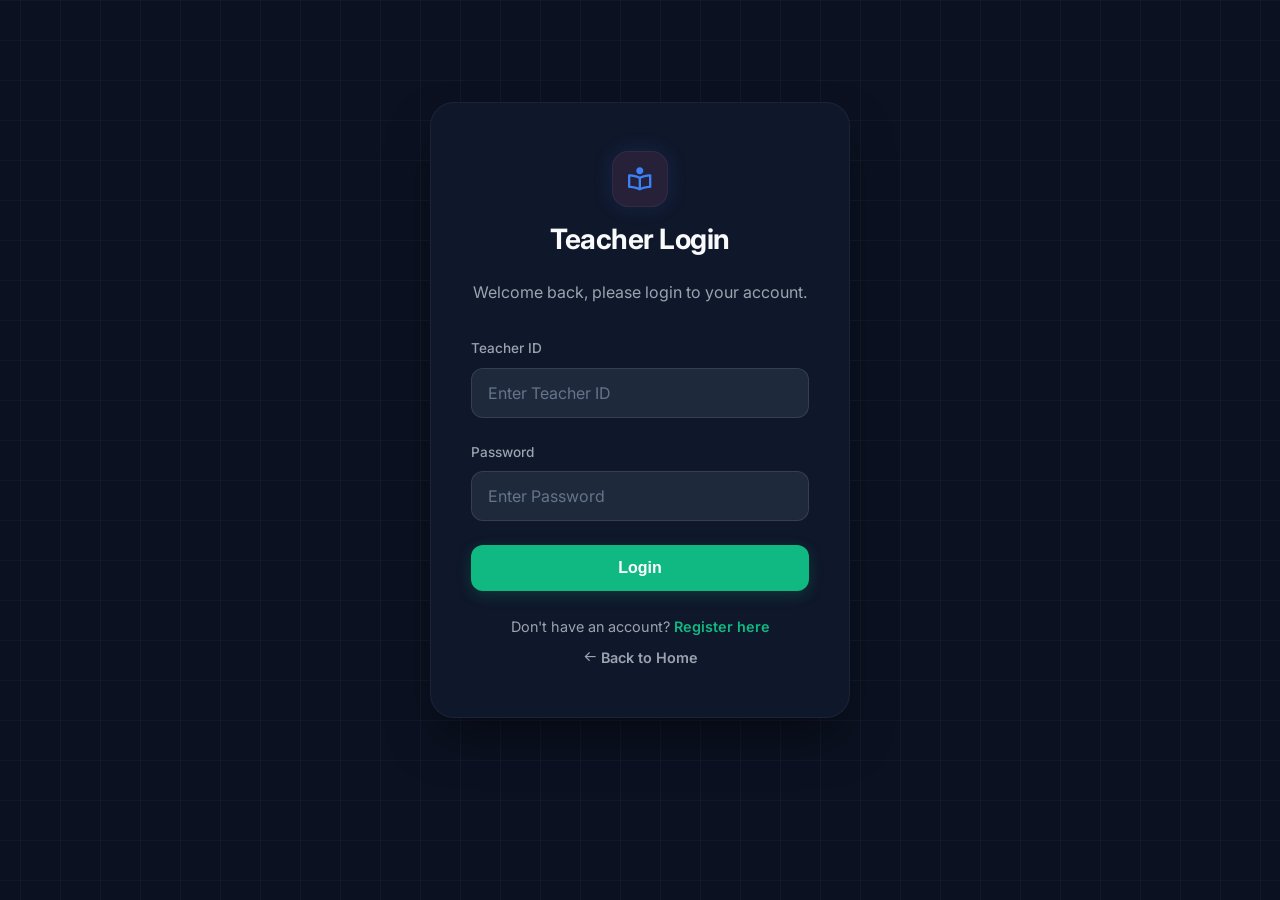
<file: ERP/teacher.html>
<!DOCTYPE html>
<html lang="en">
<head>
    <meta charset="UTF-8">
    <meta name="viewport" content="width=device-width, initial-scale=1.0">
    <title>Teacher Portal - ERP System</title>
    <link href="https://unpkg.com/boxicons@2.1.4/css/boxicons.min.css" rel="stylesheet">
    <link rel="stylesheet" href="css/style.css">
</head>
<body>

    <!-- Auth View -->
    <div id="authView" class="auth-wrapper">
        <!-- Login Form -->
        <div id="loginSection" class="glass auth-card animate-fade-in">
            <div style="text-align: center; margin-bottom: 2rem;">
                <div class="stat-icon secondary" style="margin: 0 auto 1rem; background: rgba(244, 114, 182, 0.1); color: var(--secondary-color);">
                    <i class='bx bx-book-reader'></i>
                </div>
                <h2>Teacher Login</h2>
                <p>Welcome back, please login to your account.</p>
            </div>

            <div id="loginAlert" class="alert"></div>

            <form id="teacherLoginForm">
                <div class="form-group">
                    <label class="form-label">Teacher ID</label>
                    <input type="text" id="loginId" class="form-input" required placeholder="Enter Teacher ID">
                </div>
                <div class="form-group">
                    <label class="form-label">Password</label>
                    <input type="password" id="loginPassword" class="form-input" required placeholder="Enter Password">
                </div>
                <button type="submit" class="btn btn-primary" style="width: 100%;">Login</button>
            </form>

            <div class="auth-toggle">
                Don't have an account? <a id="showRegister">Register here</a>
            </div>
            <div class="auth-toggle" style="margin-top: 0.5rem;">
                <a href="index.html" style="color: var(--text-secondary);"><i class='bx bx-arrow-back'></i> Back to Home</a>
            </div>
        </div>

        <!-- Register Form -->
        <div id="registerSection" class="glass auth-card animate-fade-in hidden">
            <div style="text-align: center; margin-bottom: 2rem;">
                <h2>Teacher Registration</h2>
                <p>Create your new teacher profile.</p>
            </div>

            <div id="registerAlert" class="alert"></div>

            <form id="teacherRegisterForm">
                <div class="form-group">
                    <label class="form-label">Full Name</label>
                    <input type="text" id="regName" class="form-input" required placeholder="Full Name">
                </div>
                <div class="form-group">
                    <label class="form-label">Teacher ID</label>
                    <input type="text" id="regId" class="form-input" required placeholder="Choose Teacher ID">
                </div>
                <div class="form-group">
                    <label class="form-label">Password</label>
                    <input type="password" id="regPassword" class="form-input" required placeholder="Create Password">
                </div>
                <div class="form-group">
                    <label class="form-label">Confirm Password</label>
                    <input type="password" id="regConfirmPassword" class="form-input" required placeholder="Confirm Password">
                </div>
                <button type="submit" class="btn btn-primary" style="width: 100%;">Register</button>
            </form>

            <div class="auth-toggle">
                Already registered? <a id="showLogin">Login here</a>
            </div>
        </div>
    </div>

    <!-- Dashboard View -->
    <div id="dashboardView" class="dashboard-layout hidden">
        <!-- Sidebar -->
        <aside class="sidebar">
            <div class="sidebar-logo text-gradient">
                <h2>Teacher Panel</h2>
            </div>
            <ul class="sidebar-nav">
                <li><a href="#" class="active"><i class='bx bxs-dashboard'></i> Dashboard</a></li>
                <li><a href="#"><i class='bx bx-book'></i> My Classes</a></li>
                <li><a href="#"><i class='bx bx-edit'></i> Manage Marks</a></li>
                <li style="margin-top: auto;"><a href="#" id="logoutBtn" style="color: var(--danger);"><i class='bx bx-log-out'></i> Logout</a></li>
            </ul>
        </aside>

        <!-- Main Content -->
        <main class="dashboard-content">
            <header style="margin-bottom: 2rem; display: flex; justify-content: space-between; align-items: center;">
                <div>
                    <h1 id="welcomeName">Welcome, Teacher</h1>
                    <p>Have a great day teaching!</p>
                </div>
                <div style="display: flex; align-items: center; gap: 1rem;">
                    <div style="width: 40px; height: 40px; background: rgba(255,255,255,0.05); border-radius: 50%; display: flex; align-items: center; justify-content: center; box-shadow: var(--shadow-sm); border: 1px solid var(--border-color);">
                        <i class='bx bx-bell' style="font-size: 1.25rem;"></i>
                    </div>
                    <div style="width: 40px; height: 40px; background: var(--secondary-color); color: var(--bg-color); border-radius: 50%; display: flex; align-items: center; justify-content: center; font-weight: bold; box-shadow: 0 0 20px rgba(244, 114, 182, 0.2);" id="profileAvatar">
                        T
                    </div>
                </div>
            </header>

            <div style="display: grid; grid-template-columns: 2fr 1fr; gap: 2rem;">
                <!-- Left Column -->
                <div>
                    <!-- Assigned Subjects -->
                    <div class="glass" style="padding: 1.5rem; margin-bottom: 2rem;">
                        <div style="display: flex; justify-content: space-between; align-items: center; margin-bottom: 1.5rem;">
                            <h3>Assigned Subjects</h3>
                            <button class="btn btn-outline" style="padding: 0.25rem 0.75rem; font-size: 0.875rem;">View All</button>
                        </div>
                        <div style="display: grid; grid-template-columns: 1fr 1fr; gap: 1rem;">
                            <div style="padding: 1rem; border: 1px solid var(--border-color); background: rgba(255,255,255,0.02); border-radius: var(--radius-md); display: flex; align-items: center;">
                                <div style="width: 40px; height: 40px; background: rgba(129, 140, 248, 0.1); color: var(--primary-color); border-radius: 8px; display: flex; align-items: center; justify-content: center; margin-right: 1rem; font-size: 1.25rem;">
                                    <i class='bx bx-code-alt'></i>
                                </div>
                                <div>
                                    <h4 style="margin-bottom: 0.25rem;">Computer Science</h4>
                                    <p style="font-size: 0.875rem; color: var(--text-secondary);">Class 10A</p>
                                </div>
                            </div>
                            <div style="padding: 1rem; border: 1px solid var(--border-color); background: rgba(255,255,255,0.02); border-radius: var(--radius-md); display: flex; align-items: center;">
                                <div style="width: 40px; height: 40px; background: rgba(251, 191, 36, 0.1); color: var(--warning); border-radius: 8px; display: flex; align-items: center; justify-content: center; margin-right: 1rem; font-size: 1.25rem;">
                                    <i class='bx bx-math'></i>
                                </div>
                                <div>
                                    <h4 style="margin-bottom: 0.25rem;">Mathematics</h4>
                                    <p style="font-size: 0.875rem; color: var(--text-secondary);">Class 9B</p>
                                </div>
                            </div>
                        </div>
                    </div>

                    <!-- Recent Activity -->
                    <div class="glass" style="padding: 1.5rem;">
                        <h3>Recent Activity</h3>
                        <div style="margin-top: 1rem;">
                            <div style="display: flex; align-items: flex-start; margin-bottom: 1rem; padding-bottom: 1rem; border-bottom: 1px solid var(--border-color);">
                                <div style="width: 10px; height: 10px; border-radius: 50%; background: var(--success); margin-top: 6px; margin-right: 1rem;"></div>
                                <div>
                                    <p style="font-weight: 500;">Updated marks for Class 10A</p>
                                    <p style="font-size: 0.875rem; color: var(--text-secondary);">2 hours ago</p>
                                </div>
                            </div>
                            <div style="display: flex; align-items: flex-start;">
                                <div style="width: 10px; height: 10px; border-radius: 50%; background: var(--primary-color); margin-top: 6px; margin-right: 1rem;"></div>
                                <div>
                                    <p style="font-weight: 500;">Uploaded assignment: Arrays in JS</p>
                                    <p style="font-size: 0.875rem; color: var(--text-secondary);">Yesterday</p>
                                </div>
                            </div>
                        </div>
                    </div>
                </div>

                <!-- Right Column: Profile & Notifications -->
                <div>
                    <!-- Profile Summary -->
                    <div class="glass" style="padding: 1.5rem; margin-bottom: 2rem; text-align: center;">
                        <div style="width: 80px; height: 80px; background: var(--secondary-color); color: var(--bg-color); border-radius: 50%; display: flex; align-items: center; justify-content: center; font-size: 2rem; font-weight: bold; margin: 0 auto 1rem; box-shadow: 0 0 30px rgba(244, 114, 182, 0.2);">
                            <span id="profileInitial">T</span>
                        </div>
                        <h3 id="profileName">Teacher Name</h3>
                        <p style="color: var(--text-secondary); margin-bottom: 1rem;">Senior Faculty</p>
                        <div style="display: flex; justify-content: center; gap: 1rem; border-top: 1px solid var(--border-color); padding-top: 1rem;">
                            <div>
                                <h4 style="font-size: 1.25rem;">4</h4>
                                <p style="font-size: 0.75rem; color: var(--text-secondary);">Classes</p>
                            </div>
                            <div style="border-left: 1px solid var(--border-color); padding-left: 1rem;">
                                <h4 style="font-size: 1.25rem;">120</h4>
                                <p style="font-size: 0.75rem; color: var(--text-secondary);">Students</p>
                            </div>
                        </div>
                    </div>

                    <!-- Notifications -->
                    <div class="glass" style="padding: 1.5rem;">
                        <h3 style="margin-bottom: 1rem;">Notifications</h3>
                        <div style="background: rgba(129, 140, 248, 0.1); color: var(--primary-color); border: 1px solid rgba(129, 140, 248, 0.2); padding: 1rem; border-radius: var(--radius-md); margin-bottom: 0.5rem; font-size: 0.875rem;">
                            <strong>Staff Meeting</strong> at 4 PM today.
                        </div>
                        <div style="background: rgba(248, 113, 113, 0.1); color: var(--danger); border: 1px solid rgba(248, 113, 113, 0.2); padding: 1rem; border-radius: var(--radius-md); font-size: 0.875rem;">
                            Submit end-term grades by Friday.
                        </div>
                    </div>
                </div>
            </div>
        </main>
    </div>

    <script src="js/main.js"></script>
    <script src="js/teacher.js"></script>
</body>
</html>
</file>
<file: ERP/css/style.css>
@import url('https://fonts.googleapis.com/css2?family=Inter:wght@300;400;500;600;700;800&display=swap');

:root {
    /* Emerald & Slate Theme inspired by LoanIQ */
    --primary-color: #10B981;
    --primary-hover: #059669;
    --secondary-color: #3B82F6;
    
    --bg-color: #0B1121;
    --card-bg: #0F172A;
    --border-color: rgba(255, 255, 255, 0.05);
    
    --text-primary: #F9FAFB;
    --text-secondary: #9CA3AF;
    
    --success: #10B981;
    --danger: #EF4444;
    --warning: #F59E0B;

    --gradient-primary: linear-gradient(135deg, #34D399 0%, #10B981 100%);
    
    /* Shadows */
    --shadow-sm: 0 1px 2px 0 rgba(0, 0, 0, 0.5);
    --shadow-md: 0 4px 6px -1px rgba(0, 0, 0, 0.5), 0 2px 4px -1px rgba(0, 0, 0, 0.3);
    --shadow-lg: 0 20px 40px -10px rgba(0, 0, 0, 0.6), 0 10px 20px -5px rgba(0, 0, 0, 0.4);
    
    /* Transitions */
    --transition-fast: 0.2s ease;
    --transition-base: 0.3s ease;

    /* Border Radius */
    --radius-md: 0.75rem;
    --radius-lg: 1rem;
    --radius-xl: 1.5rem;
}

* {
    margin: 0;
    padding: 0;
    box-sizing: border-box;
}

body {
    font-family: 'Inter', sans-serif;
    background-color: var(--bg-color);
    /* Subtle Grid Background */
    background-image: 
        linear-gradient(rgba(255, 255, 255, 0.03) 1px, transparent 1px),
        linear-gradient(90deg, rgba(255, 255, 255, 0.03) 1px, transparent 1px);
    background-size: 40px 40px;
    background-position: center top;
    color: var(--text-primary);
    line-height: 1.6;
    min-height: 100vh;
    overflow-x: hidden;
}

/* Base Card Style */
.glass {
    background: var(--card-bg);
    border: 1px solid var(--border-color);
    box-shadow: var(--shadow-lg);
    border-radius: var(--radius-xl);
}

/* Typography */
h1, h2, h3, h4, h5, h6 {
    font-weight: 700;
    line-height: 1.2;
    color: var(--text-primary);
    letter-spacing: -0.5px;
}

.text-gradient {
    color: var(--text-primary); /* Keeping it white for this theme */
}

p {
    color: var(--text-secondary);
}

/* Layout Utilities */
.container {
    max-width: 1200px;
    margin: 0 auto;
    padding: 0 1.5rem;
}

.flex { display: flex; }
.flex-col { flex-direction: column; }
.items-center { align-items: center; }
.justify-between { justify-content: space-between; }
.justify-center { justify-content: center; }
.gap-2 { gap: 0.5rem; }
.gap-4 { gap: 1rem; }
.gap-6 { gap: 1.5rem; }
.gap-8 { gap: 2rem; }
.text-center { text-align: center; }

/* Buttons */
.btn {
    display: inline-flex;
    align-items: center;
    justify-content: center;
    padding: 0.875rem 1.5rem;
    font-weight: 600;
    border-radius: var(--radius-md);
    border: none;
    cursor: pointer;
    transition: all var(--transition-fast);
    font-size: 1rem;
    text-decoration: none;
}

.btn-primary {
    background: var(--primary-color);
    color: #ffffff;
    box-shadow: 0 4px 15px rgba(16, 185, 129, 0.2);
}

.btn-primary:hover {
    background: var(--primary-hover);
    transform: translateY(-1px);
    box-shadow: 0 6px 20px rgba(16, 185, 129, 0.3);
}

.btn-secondary {
    background: rgba(255, 255, 255, 0.05);
    color: var(--text-primary);
    border: 1px solid var(--border-color);
}

.btn-secondary:hover {
    background: rgba(255, 255, 255, 0.1);
}

.btn-outline {
    background: transparent;
    color: var(--primary-color);
    border: 1px solid var(--primary-color);
}

.btn-outline:hover {
    background: var(--primary-color);
    color: #ffffff;
}

/* Navbar */
.navbar {
    position: sticky;
    top: 0;
    z-index: 50;
    padding: 1rem 0;
    background: rgba(11, 17, 33, 0.8);
    backdrop-filter: blur(12px);
    -webkit-backdrop-filter: blur(12px);
    border-bottom: 1px solid var(--border-color);
}

.nav-content {
    display: flex;
    justify-content: space-between;
    align-items: center;
}

.logo {
    font-size: 1.5rem;
    font-weight: 800;
    text-decoration: none;
    letter-spacing: -0.5px;
}

.nav-links {
    display: flex;
    gap: 2rem;
    list-style: none;
}

.nav-links a {
    text-decoration: none;
    color: var(--text-secondary);
    font-weight: 500;
    transition: color var(--transition-fast);
}

.nav-links a:hover {
    color: var(--text-primary);
}

/* Forms */
.form-group {
    margin-bottom: 1.5rem;
    text-align: left;
}

.form-label {
    display: block;
    margin-bottom: 0.5rem;
    font-weight: 500;
    font-size: 0.85rem;
    color: var(--text-secondary);
}

.form-input {
    width: 100%;
    padding: 0.875rem 1rem;
    border: 1px solid rgba(255, 255, 255, 0.1);
    border-radius: var(--radius-md);
    background: #1E293B; /* Slate 800 */
    color: var(--text-primary);
    font-family: inherit;
    font-size: 1rem;
    transition: all var(--transition-fast);
}

.form-input::placeholder {
    color: #64748B;
}

.form-input:focus {
    outline: none;
    border-color: var(--primary-color);
    background: #0F172A;
    box-shadow: 0 0 0 1px var(--primary-color);
}

.error-msg {
    color: var(--danger);
    font-size: 0.875rem;
    margin-top: 0.25rem;
    display: none;
}

/* Alerts */
.alert {
    padding: 1rem;
    border-radius: var(--radius-md);
    margin-bottom: 1.5rem;
    font-weight: 500;
    display: none;
    text-align: center;
}
.alert-success { background: rgba(16, 185, 129, 0.1); color: var(--success); border: 1px solid rgba(16, 185, 129, 0.2); }
.alert-danger { background: rgba(239, 68, 68, 0.1); color: var(--danger); border: 1px solid rgba(239, 68, 68, 0.2); }

/* Dashboard Layout */
.dashboard-layout {
    display: flex;
    min-height: 100vh;
}

.sidebar {
    width: 280px;
    background: #0F172A;
    border-right: 1px solid var(--border-color);
    padding: 2rem;
    display: flex;
    flex-direction: column;
}

.sidebar-logo {
    margin-bottom: 3rem;
}

.sidebar-nav {
    list-style: none;
    flex: 1;
}

.sidebar-nav li {
    margin-bottom: 0.5rem;
}

.sidebar-nav a {
    display: flex;
    align-items: center;
    padding: 0.875rem 1.25rem;
    color: var(--text-secondary);
    text-decoration: none;
    border-radius: var(--radius-md);
    font-weight: 500;
    transition: all var(--transition-fast);
}

.sidebar-nav a:hover, .sidebar-nav a.active {
    background: rgba(16, 185, 129, 0.1);
    color: var(--primary-color);
}

.sidebar-nav i {
    margin-right: 1rem;
    font-size: 1.25rem;
}

.dashboard-content {
    flex: 1;
    padding: 2rem;
    overflow-y: auto;
}

/* Dashboard Cards */
.stat-cards {
    display: grid;
    grid-template-columns: repeat(auto-fit, minmax(250px, 1fr));
    gap: 1.5rem;
    margin-bottom: 2rem;
}

.stat-card {
    padding: 1.5rem;
    display: flex;
    align-items: center;
    transition: transform 0.3s ease, border-color 0.3s ease;
    background: #0F172A;
    border: 1px solid var(--border-color);
    border-radius: var(--radius-xl);
}

.stat-card:hover {
    transform: translateY(-5px);
    border-color: rgba(255, 255, 255, 0.15);
}

.stat-icon {
    width: 56px;
    height: 56px;
    border-radius: 16px;
    display: flex;
    align-items: center;
    justify-content: center;
    font-size: 1.75rem;
    margin-right: 1.25rem;
    background: rgba(255, 255, 255, 0.05);
    border: 1px solid var(--border-color);
}

.stat-icon.primary { color: var(--primary-color); box-shadow: 0 0 20px rgba(16, 185, 129, 0.15); }
.stat-icon.secondary { color: var(--secondary-color); box-shadow: 0 0 20px rgba(59, 130, 246, 0.15); }
.stat-icon.success { color: var(--success); box-shadow: 0 0 20px rgba(16, 185, 129, 0.15); }

.stat-info h3 {
    font-size: 0.875rem;
    color: var(--text-secondary);
    margin-bottom: 0.25rem;
    font-weight: 500;
}

.stat-info p {
    font-size: 1.75rem;
    font-weight: 700;
    color: var(--text-primary);
}

/* Tables */
.table-container {
    overflow-x: auto;
    border-radius: var(--radius-md);
    border: 1px solid var(--border-color);
    background: #0F172A;
}

table {
    width: 100%;
    border-collapse: collapse;
}

th, td {
    padding: 1.25rem 1.5rem;
    text-align: left;
    border-bottom: 1px solid var(--border-color);
}

th {
    background: rgba(255, 255, 255, 0.02);
    font-weight: 600;
    color: var(--text-secondary);
    text-transform: uppercase;
    font-size: 0.75rem;
    letter-spacing: 0.05em;
}

td {
    color: var(--text-primary);
    font-size: 0.95rem;
}

tr:hover td {
    background: rgba(255, 255, 255, 0.02);
}

tr:last-child td {
    border-bottom: none;
}

/* Auth View */
.auth-wrapper {
    display: flex;
    align-items: center;
    justify-content: center;
    min-height: calc(100vh - 80px);
    padding: 2rem;
}

.auth-card {
    width: 100%;
    max-width: 420px;
    padding: 3rem 2.5rem;
    background: #0F172A;
    border: 1px solid rgba(255, 255, 255, 0.05);
    border-radius: 24px;
    box-shadow: 0 25px 50px -12px rgba(0, 0, 0, 0.5);
}

/* For specific auth card headings to match LoanIQ style */
.auth-card h2 {
    font-size: 1.75rem;
    margin-bottom: 1.5rem;
}

.auth-toggle {
    text-align: center;
    margin-top: 1.5rem;
    font-size: 0.9rem;
    color: var(--text-secondary);
}

.auth-toggle a {
    color: var(--primary-color);
    font-weight: 600;
    text-decoration: none;
    cursor: pointer;
    transition: color var(--transition-fast);
}

.auth-toggle a:hover {
    color: var(--primary-hover);
}

/* Hide classes */
.hidden {
    display: none !important;
}

/* Animations */
@keyframes fadeIn {
    from { opacity: 0; transform: translateY(10px); }
    to { opacity: 1; transform: translateY(0); }
}

.animate-fade-in {
    animation: fadeIn 0.5s ease forwards;
}

/* Responsive */
@media (max-width: 768px) {
    .nav-links {
        display: none;
    }
    
    .dashboard-layout {
        flex-direction: column;
    }
    
    .sidebar {
        width: 100%;
        padding: 1.5rem;
        border-right: none;
        border-bottom: 1px solid var(--border-color);
    }
    
    .sidebar-logo {
        margin-bottom: 1.5rem;
    }
    
    .sidebar-nav {
        display: flex;
        overflow-x: auto;
        padding-bottom: 0.5rem;
    }
    
    .sidebar-nav a {
        white-space: nowrap;
        padding: 0.5rem 1rem;
    }
    
    .dashboard-content {
        padding: 1.5rem;
    }
}
</file>
